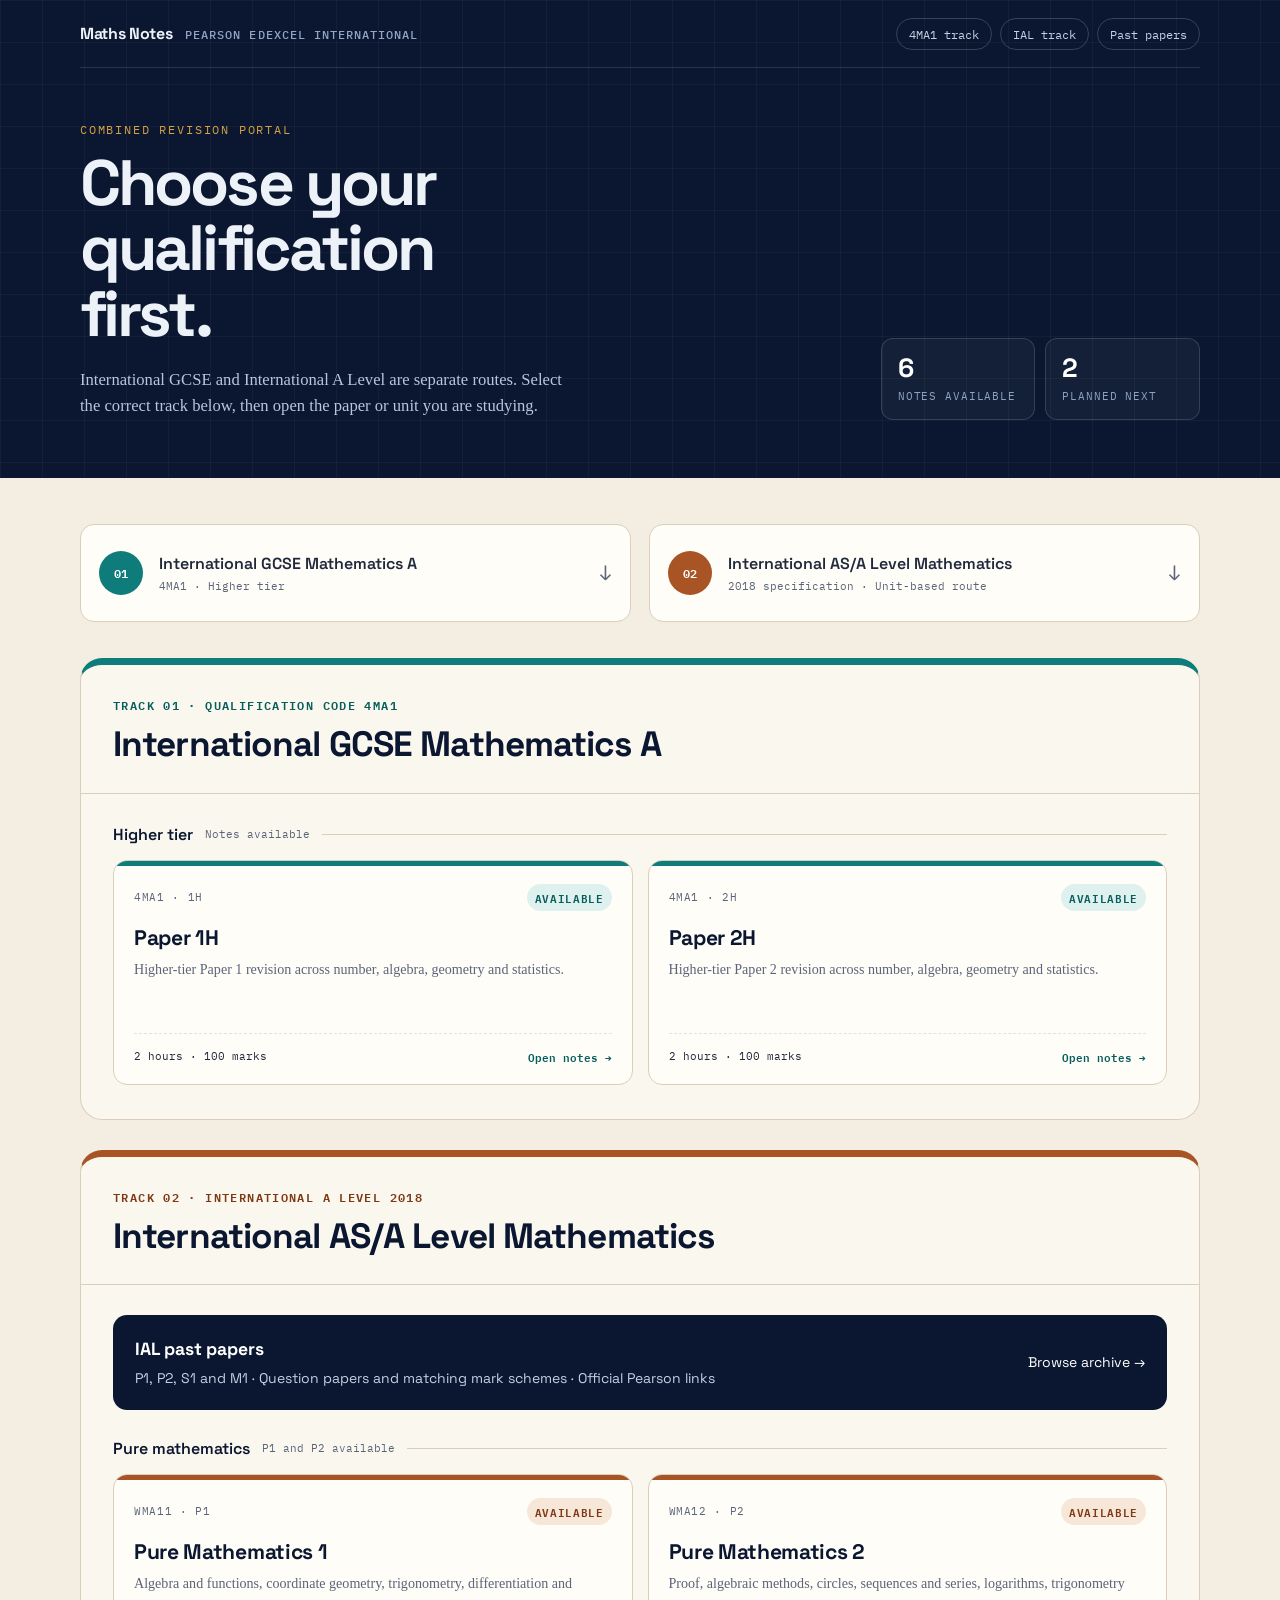
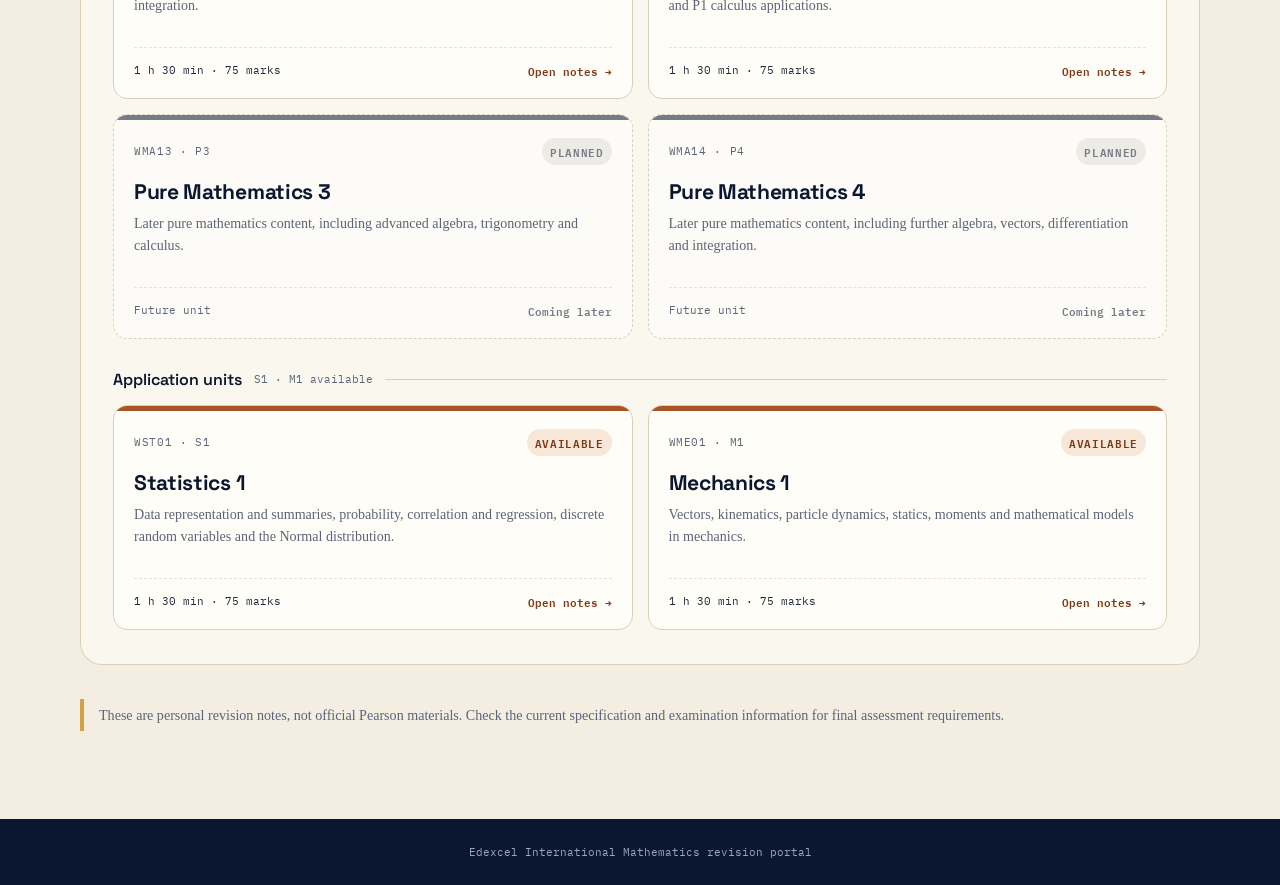
<file: index.html>
<!DOCTYPE html>
<html lang="en">
<head>
  <meta charset="UTF-8">
  <meta name="viewport" content="width=device-width, initial-scale=1.0">
  <meta name="description" content="A two-track revision portal for Pearson Edexcel International GCSE Mathematics A and International A Level Mathematics.">
  <title>Edexcel International Mathematics Notes Portal</title>
  <link rel="preconnect" href="https://fonts.googleapis.com">
  <link rel="preconnect" href="https://fonts.gstatic.com" crossorigin>
  <link href="https://fonts.googleapis.com/css2?family=Space+Grotesk:wght@500;600;700&family=IBM+Plex+Mono:wght@400;500;600&display=swap" rel="stylesheet">
  <style>
    :root {
      --navy:#0b1730;--paper:#f3eee1;--card:#fffdf8;--white:#fff;--ink:#20283b;--ink-soft:#5b6478;
      --line:#d9cfbb;--line-soft:#e9e2d4;--igcse:#0e7c7b;--igcse-dark:#075e5d;--igcse-soft:#dff1ef;
      --ial:#a85424;--ial-dark:#7e3814;--ial-soft:#f7e7d8;--planned:#777b86;--planned-soft:#edebe5;
      --gold:#d4a244;--radius-lg:22px;--radius:14px;--display:'Space Grotesk',sans-serif;
      --serif:Georgia,'Iowan Old Style',serif;--mono:'IBM Plex Mono',monospace;
    }
    *{box-sizing:border-box}html{scroll-behavior:smooth}body{margin:0;background:var(--paper);color:var(--ink);font:16px/1.6 var(--serif)}
    a{color:inherit}a:focus-visible{outline:3px solid var(--gold);outline-offset:4px}
    .masthead{background:var(--navy);color:#edf1f8;position:relative;overflow:hidden}
    .masthead::before{content:"";position:absolute;inset:0;background-image:linear-gradient(90deg,rgba(255,255,255,.035) 1px,transparent 1px),linear-gradient(rgba(255,255,255,.035) 1px,transparent 1px);background-size:42px 42px;pointer-events:none}
    .topbar,.hero-inner,main{width:min(1120px,calc(100% - 40px));margin-inline:auto}
    .topbar{min-height:68px;display:flex;align-items:center;justify-content:space-between;gap:24px;border-bottom:1px solid rgba(255,255,255,.12);position:relative;z-index:1}
    .brand{font:700 1rem var(--display);letter-spacing:-.02em}.brand small{color:#91a5c7;font:500 .72rem var(--mono);letter-spacing:.09em;margin-left:9px;text-transform:uppercase}
    .track-nav{display:flex;gap:8px;font:.77rem var(--mono)}.track-nav a{border:1px solid rgba(255,255,255,.18);border-radius:999px;color:#c5d0e4;padding:7px 12px;text-decoration:none;transition:.18s}
    .track-nav a:hover{background:rgba(255,255,255,.1);color:var(--white)}
    .hero-inner{padding:54px 0 58px;display:grid;grid-template-columns:minmax(0,1.4fr) minmax(260px,.6fr);gap:56px;align-items:end;position:relative;z-index:1}
    .eyebrow{color:var(--gold);font:.76rem var(--mono);letter-spacing:.15em;margin:0 0 14px;text-transform:uppercase}
    h1{font:700 clamp(2.1rem,5vw,4.2rem)/1.02 var(--display);letter-spacing:-.045em;margin:0;max-width:12ch}
    .hero-copy{color:#b8c5dc;font-size:1.04rem;margin:20px 0 0;max-width:58ch}
    .availability{display:grid;grid-template-columns:1fr 1fr;gap:10px}.availability-item{border:1px solid rgba(255,255,255,.14);border-radius:12px;padding:16px;background:rgba(255,255,255,.04)}
    .availability-item strong{display:block;color:var(--white);font:700 1.65rem/1 var(--display)}.availability-item span{display:block;color:#8fa2c2;font:.68rem var(--mono);letter-spacing:.08em;margin-top:8px;text-transform:uppercase}
    main{padding-block:46px 88px}.portal-intro{display:grid;grid-template-columns:1fr 1fr;gap:18px;margin-bottom:36px}
    .track-jump{align-items:center;background:var(--card);border:1px solid var(--line);border-radius:var(--radius);display:grid;grid-template-columns:auto 1fr auto;gap:16px;min-height:98px;padding:18px;text-decoration:none;transition:.18s}
    .track-jump:hover{box-shadow:0 14px 32px rgba(11,23,48,.11);transform:translateY(-2px)}.track-jump .number{align-items:center;border-radius:50%;color:var(--white);display:flex;font:600 .78rem var(--mono);height:44px;justify-content:center;width:44px}
    .track-jump.igcse .number{background:var(--igcse)}.track-jump.ial .number{background:var(--ial)}.track-jump strong{display:block;font:600 1rem/1.25 var(--display)}
    .track-jump small{color:var(--ink-soft);display:block;font:.7rem var(--mono);margin-top:5px}.track-jump .arrow{color:var(--ink-soft);font:1.3rem var(--display)}
    .qualification{background:rgba(255,253,248,.62);border:1px solid var(--line);border-radius:var(--radius-lg);overflow:hidden;scroll-margin-top:20px}.qualification+.qualification{margin-top:30px}
    .qualification-header{display:grid;grid-template-columns:1fr auto;gap:32px;padding:30px 32px 28px;border-bottom:1px solid var(--line)}
    .qualification.igcse{border-top:7px solid var(--igcse)}.qualification.ial{border-top:7px solid var(--ial)}
    .qualification-code{font:600 .72rem var(--mono);letter-spacing:.12em;margin:0 0 9px;text-transform:uppercase}.igcse .qualification-code{color:var(--igcse-dark)}.ial .qualification-code{color:var(--ial-dark)}
    .qualification h2{color:var(--navy);font:700 clamp(1.55rem,3vw,2.2rem)/1.15 var(--display);letter-spacing:-.025em;margin:0}.qualification-summary{color:var(--ink-soft);margin:11px 0 0;max-width:68ch}
    .structure-note{align-self:start;border-radius:10px;font:.72rem/1.5 var(--mono);max-width:240px;padding:11px 13px}.igcse .structure-note{background:var(--igcse-soft);color:var(--igcse-dark)}.ial .structure-note{background:var(--ial-soft);color:var(--ial-dark)}
    .qualification-body{padding:30px 32px 34px}.group+.group{margin-top:30px}.group-heading{align-items:center;display:flex;gap:12px;margin:0 0 15px}.group-heading h3{color:var(--navy);font:600 1rem var(--display);margin:0}.group-heading span{color:var(--ink-soft);font:.67rem var(--mono)}
    .group-heading::after{background:var(--line);content:"";flex:1;height:1px}.paper-grid{display:grid;gap:15px;grid-template-columns:repeat(2,minmax(0,1fr))}
    .paper-card{background:var(--card);border:1px solid var(--line);border-radius:var(--radius);color:inherit;display:flex;flex-direction:column;min-height:225px;overflow:hidden;position:relative;text-decoration:none;transition:.18s}
    a.paper-card:hover{box-shadow:0 12px 26px rgba(11,23,48,.1);transform:translateY(-2px)}.igcse a.paper-card:hover{border-color:var(--igcse)}.ial a.paper-card:hover{border-color:var(--ial)}
    .paper-card::before{content:"";height:5px;inset:0 0 auto;position:absolute}.igcse .paper-card::before{background:var(--igcse)}.ial .paper-card::before{background:var(--ial)}.paper-card.planned::before{background:var(--planned)}
    .paper-card.planned{background:rgba(255,255,255,.48);border-style:dashed;color:var(--ink-soft)}.paper-content{display:flex;flex:1;flex-direction:column;padding:23px 20px 18px}
    .paper-topline{align-items:center;display:flex;font:.68rem var(--mono);justify-content:space-between;letter-spacing:.06em;margin-bottom:14px}.paper-code{color:var(--ink-soft)}
    .status{border-radius:999px;font-weight:600;padding:4px 8px;text-transform:uppercase}.igcse .status.ready{background:var(--igcse-soft);color:var(--igcse-dark)}.ial .status.ready{background:var(--ial-soft);color:var(--ial-dark)}.status.planned{background:var(--planned-soft);color:var(--planned)}
    .paper-card h4{color:var(--navy);font:700 1.32rem/1.2 var(--display);letter-spacing:-.015em;margin:0}.paper-card p{color:var(--ink-soft);font-size:.88rem;line-height:1.55;margin:9px 0 18px}
    .paper-footer{align-items:center;border-top:1px dashed var(--line-soft);display:flex;font:.68rem var(--mono);gap:12px;justify-content:space-between;margin-top:auto;padding-top:13px}.paper-footer .open{font-weight:600}.igcse .paper-footer .open{color:var(--igcse-dark)}.ial .paper-footer .open{color:var(--ial-dark)}.planned .paper-footer .open{color:var(--planned)}
    .portal-note{border-left:4px solid var(--gold);color:var(--ink-soft);font-size:.88rem;margin:34px 0 0;padding:5px 0 5px 15px}footer{background:var(--navy);color:#97a7c2;font:.7rem var(--mono);padding:26px 20px;text-align:center}
    .archive-link{display:flex;align-items:center;justify-content:space-between;gap:20px;background:var(--navy);color:var(--white);padding:20px 22px;border-radius:14px;text-decoration:none;margin-bottom:28px;font-family:var(--display)}.archive-link strong{display:block;font-size:1.1rem}.archive-link small{display:block;color:#c5d0e4;font-size:.875rem;margin-top:4px}.archive-link:hover{background:#182b4c}.archive-link>span:last-child{font-size:.875rem;flex-shrink:0}.track-nav{flex-wrap:wrap}
    @media(max-width:860px){.hero-inner{grid-template-columns:1fr;gap:28px}.availability{max-width:380px}.qualification-header{grid-template-columns:1fr;gap:18px}.structure-note{max-width:none}}
    @media(max-width:480px){.archive-link{align-items:flex-start;flex-direction:column;gap:12px}}
    @media(max-width:640px){.topbar,.hero-inner,main{width:min(100% - 28px,1120px)}.topbar{align-items:flex-start;flex-direction:column;padding-block:16px}.brand small{display:block;margin:2px 0 0}.track-nav{width:100%}.track-nav a{flex:1;text-align:center}.hero-inner{padding-block:42px 46px}.portal-intro,.paper-grid{grid-template-columns:1fr}.qualification-header,.qualification-body{padding-inline:20px}.paper-card{min-height:0}}
    @media(prefers-reduced-motion:reduce){html{scroll-behavior:auto}*{transition:none!important}}
  </style>
</head>
<body>
  <header class="masthead">
    <div class="topbar">
      <div class="brand">Maths Notes <small>Pearson Edexcel International</small></div>
      <nav class="track-nav" aria-label="Qualification tracks"><a href="#igcse-track">4MA1 track</a><a href="#ial-track">IAL track</a><a href="past-papers.html">Past papers</a></nav>
    </div>
    <div class="hero-inner">
      <div>
        <p class="eyebrow">Combined revision portal</p>
        <h1>Choose your qualification first.</h1>
        <p class="hero-copy">International GCSE and International A Level are separate routes. Select the correct track below, then open the paper or unit you are studying.</p>
      </div>
      <div class="availability" aria-label="Portal availability">
        <div class="availability-item"><strong>6</strong><span>Notes available</span></div>
        <div class="availability-item"><strong>2</strong><span>Planned next</span></div>
      </div>
    </div>
  </header>

  <main>
    <nav class="portal-intro" aria-label="Choose a qualification">
      <a class="track-jump igcse" href="#igcse-track"><span class="number">01</span><span><strong>International GCSE Mathematics A</strong><small>4MA1 · Higher tier</small></span><span class="arrow" aria-hidden="true">↓</span></a>
      <a class="track-jump ial" href="#ial-track"><span class="number">02</span><span><strong>International AS/A Level Mathematics</strong><small>2018 specification · Unit-based route</small></span><span class="arrow" aria-hidden="true">↓</span></a>
    </nav>

    <section class="qualification igcse" id="igcse-track" aria-labelledby="igcse-heading">
      <header class="qualification-header">
        <div><p class="qualification-code">Track 01 · Qualification code 4MA1</p><h2 id="igcse-heading">International GCSE Mathematics A</h2></div>
      </header>
      <div class="qualification-body">
        <!-- Foundation placeholders retained for possible future use.
        <div class="group">
          <div class="group-heading"><h3>Foundation tier</h3><span>Grades 1–5 · Notes planned</span></div>
          <div class="paper-grid">
            <article class="paper-card planned" data-qualification="4MA1" data-tier="foundation" data-status="planned"><div class="paper-content"><div class="paper-topline"><span class="paper-code">4MA1 · 1F</span><span class="status planned">Planned</span></div><h4>Paper 1F</h4><p>Foundation-tier Paper 1 notes will appear here when they are ready.</p><div class="paper-footer"><span>2 hours · 100 marks</span><span class="open">Coming later</span></div></div></article>
            <article class="paper-card planned" data-qualification="4MA1" data-tier="foundation" data-status="planned"><div class="paper-content"><div class="paper-topline"><span class="paper-code">4MA1 · 2F</span><span class="status planned">Planned</span></div><h4>Paper 2F</h4><p>Foundation-tier Paper 2 notes will appear here when they are ready.</p><div class="paper-footer"><span>2 hours · 100 marks</span><span class="open">Coming later</span></div></div></article>
          </div>
        </div>
        -->
        <div class="group">
          <div class="group-heading"><h3>Higher tier</h3><span>Notes available</span></div>
          <div class="paper-grid">
            <a class="paper-card" href="Final revision 1H notes.html" data-qualification="4MA1" data-tier="higher" data-status="available"><div class="paper-content"><div class="paper-topline"><span class="paper-code">4MA1 · 1H</span><span class="status ready">Available</span></div><h4>Paper 1H</h4><p>Higher-tier Paper 1 revision across number, algebra, geometry and statistics.</p><div class="paper-footer"><span>2 hours · 100 marks</span><span class="open">Open notes →</span></div></div></a>
            <a class="paper-card" href="Final_revision_2H_notes -1.html" data-qualification="4MA1" data-tier="higher" data-status="available"><div class="paper-content"><div class="paper-topline"><span class="paper-code">4MA1 · 2H</span><span class="status ready">Available</span></div><h4>Paper 2H</h4><p>Higher-tier Paper 2 revision across number, algebra, geometry and statistics.</p><div class="paper-footer"><span>2 hours · 100 marks</span><span class="open">Open notes →</span></div></div></a>
          </div>
        </div>
      </div>
    </section>

    <section class="qualification ial" id="ial-track" aria-labelledby="ial-heading">
      <header class="qualification-header">
        <div><p class="qualification-code">Track 02 · International A Level 2018</p><h2 id="ial-heading">International AS/A Level Mathematics</h2></div>
      </header>
      <div class="qualification-body">
        <div class="group">
          <a class="archive-link" href="past-papers.html"><span><strong>IAL past papers</strong><small>P1, P2, S1 and M1 · Question papers and matching mark schemes · Official Pearson links</small></span><span>Browse archive →</span></a>
          <div class="group-heading"><h3>Pure mathematics</h3><span>P1 and P2 available</span></div>
          <div class="paper-grid">
            <a class="paper-card" href="pure-mathematics-1.html" data-qualification="IAL-2018" data-unit="WMA11" data-status="available"><div class="paper-content"><div class="paper-topline"><span class="paper-code">WMA11 · P1</span><span class="status ready">Available</span></div><h4>Pure Mathematics 1</h4><p>Algebra and functions, coordinate geometry, trigonometry, differentiation and integration.</p><div class="paper-footer"><span>1 h 30 min · 75 marks</span><span class="open">Open notes →</span></div></div></a>
            <a class="paper-card" href="pure-mathematics-2.html" data-qualification="IAL-2018" data-unit="WMA12" data-status="available"><div class="paper-content"><div class="paper-topline"><span class="paper-code">WMA12 · P2</span><span class="status ready">Available</span></div><h4>Pure Mathematics 2</h4><p>Proof, algebraic methods, circles, sequences and series, logarithms, trigonometry and P1 calculus applications.</p><div class="paper-footer"><span>1 h 30 min · 75 marks</span><span class="open">Open notes →</span></div></div></a>
            <article class="paper-card planned" data-qualification="IAL-2018" data-unit="WMA13" data-status="planned"><div class="paper-content"><div class="paper-topline"><span class="paper-code">WMA13 · P3</span><span class="status planned">Planned</span></div><h4>Pure Mathematics 3</h4><p>Later pure mathematics content, including advanced algebra, trigonometry and calculus.</p><div class="paper-footer"><span>Future unit</span><span class="open">Coming later</span></div></div></article>
            <article class="paper-card planned" data-qualification="IAL-2018" data-unit="WMA14" data-status="planned"><div class="paper-content"><div class="paper-topline"><span class="paper-code">WMA14 · P4</span><span class="status planned">Planned</span></div><h4>Pure Mathematics 4</h4><p>Later pure mathematics content, including further algebra, vectors, differentiation and integration.</p><div class="paper-footer"><span>Future unit</span><span class="open">Coming later</span></div></div></article>
          </div>
        </div>
        <div class="group">
          <div class="group-heading"><h3>Application units</h3><span>S1 · M1 available</span></div>
          <div class="paper-grid">
            <a class="paper-card" href="statistics-1.html" data-qualification="IAL-2018" data-unit="WST01" data-status="available"><div class="paper-content"><div class="paper-topline"><span class="paper-code">WST01 · S1</span><span class="status ready">Available</span></div><h4>Statistics 1</h4><p>Data representation and summaries, probability, correlation and regression, discrete random variables and the Normal distribution.</p><div class="paper-footer"><span>1 h 30 min · 75 marks</span><span class="open">Open notes →</span></div></div></a>
            <a class="paper-card" href="mechanics-1.html" data-qualification="IAL-2018" data-unit="WME01" data-status="available"><div class="paper-content"><div class="paper-topline"><span class="paper-code">WME01 · M1</span><span class="status ready">Available</span></div><h4>Mechanics 1</h4><p>Vectors, kinematics, particle dynamics, statics, moments and mathematical models in mechanics.</p><div class="paper-footer"><span>1 h 30 min · 75 marks</span><span class="open">Open notes →</span></div></div></a>
          </div>
        </div>
      </div>
    </section>
    <p class="portal-note">These are personal revision notes, not official Pearson materials. Check the current specification and examination information for final assessment requirements.</p>
  </main>
  <footer>Edexcel International Mathematics revision portal</footer>
</body>
</html>
</file>
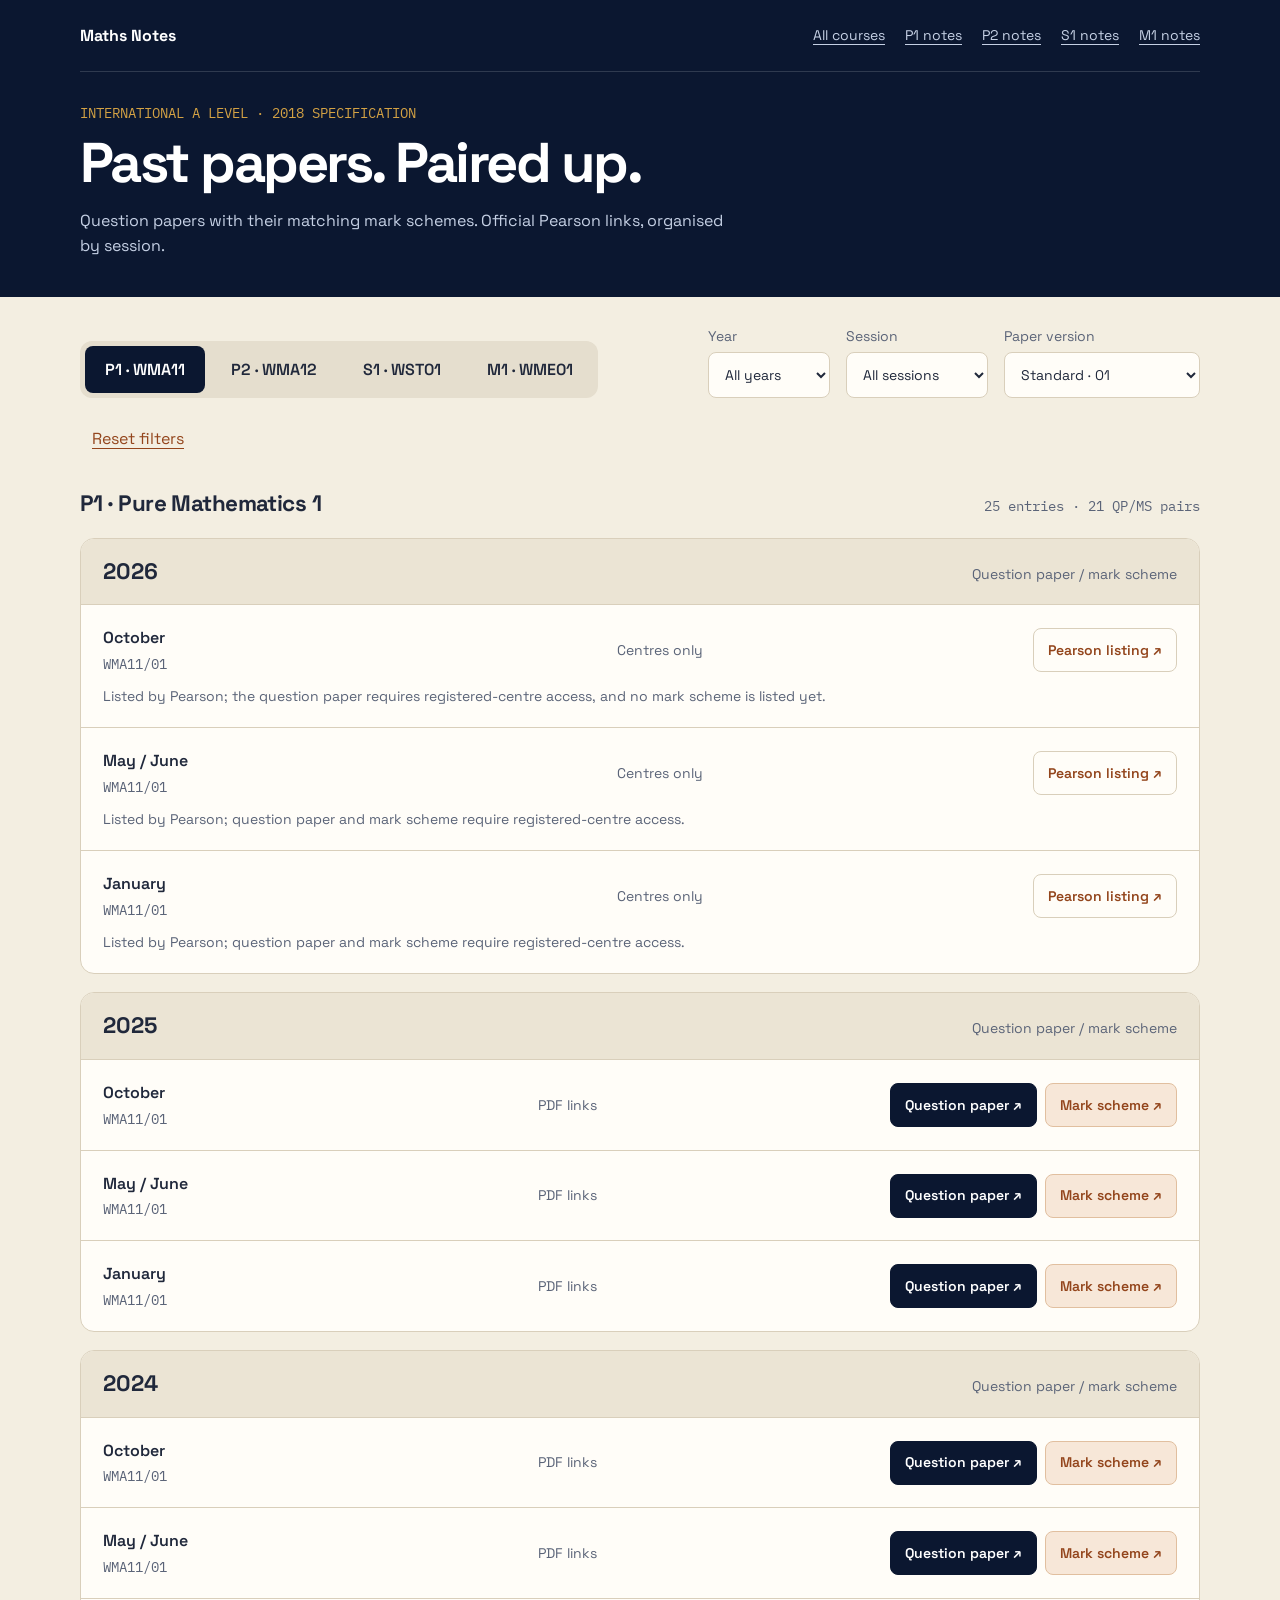
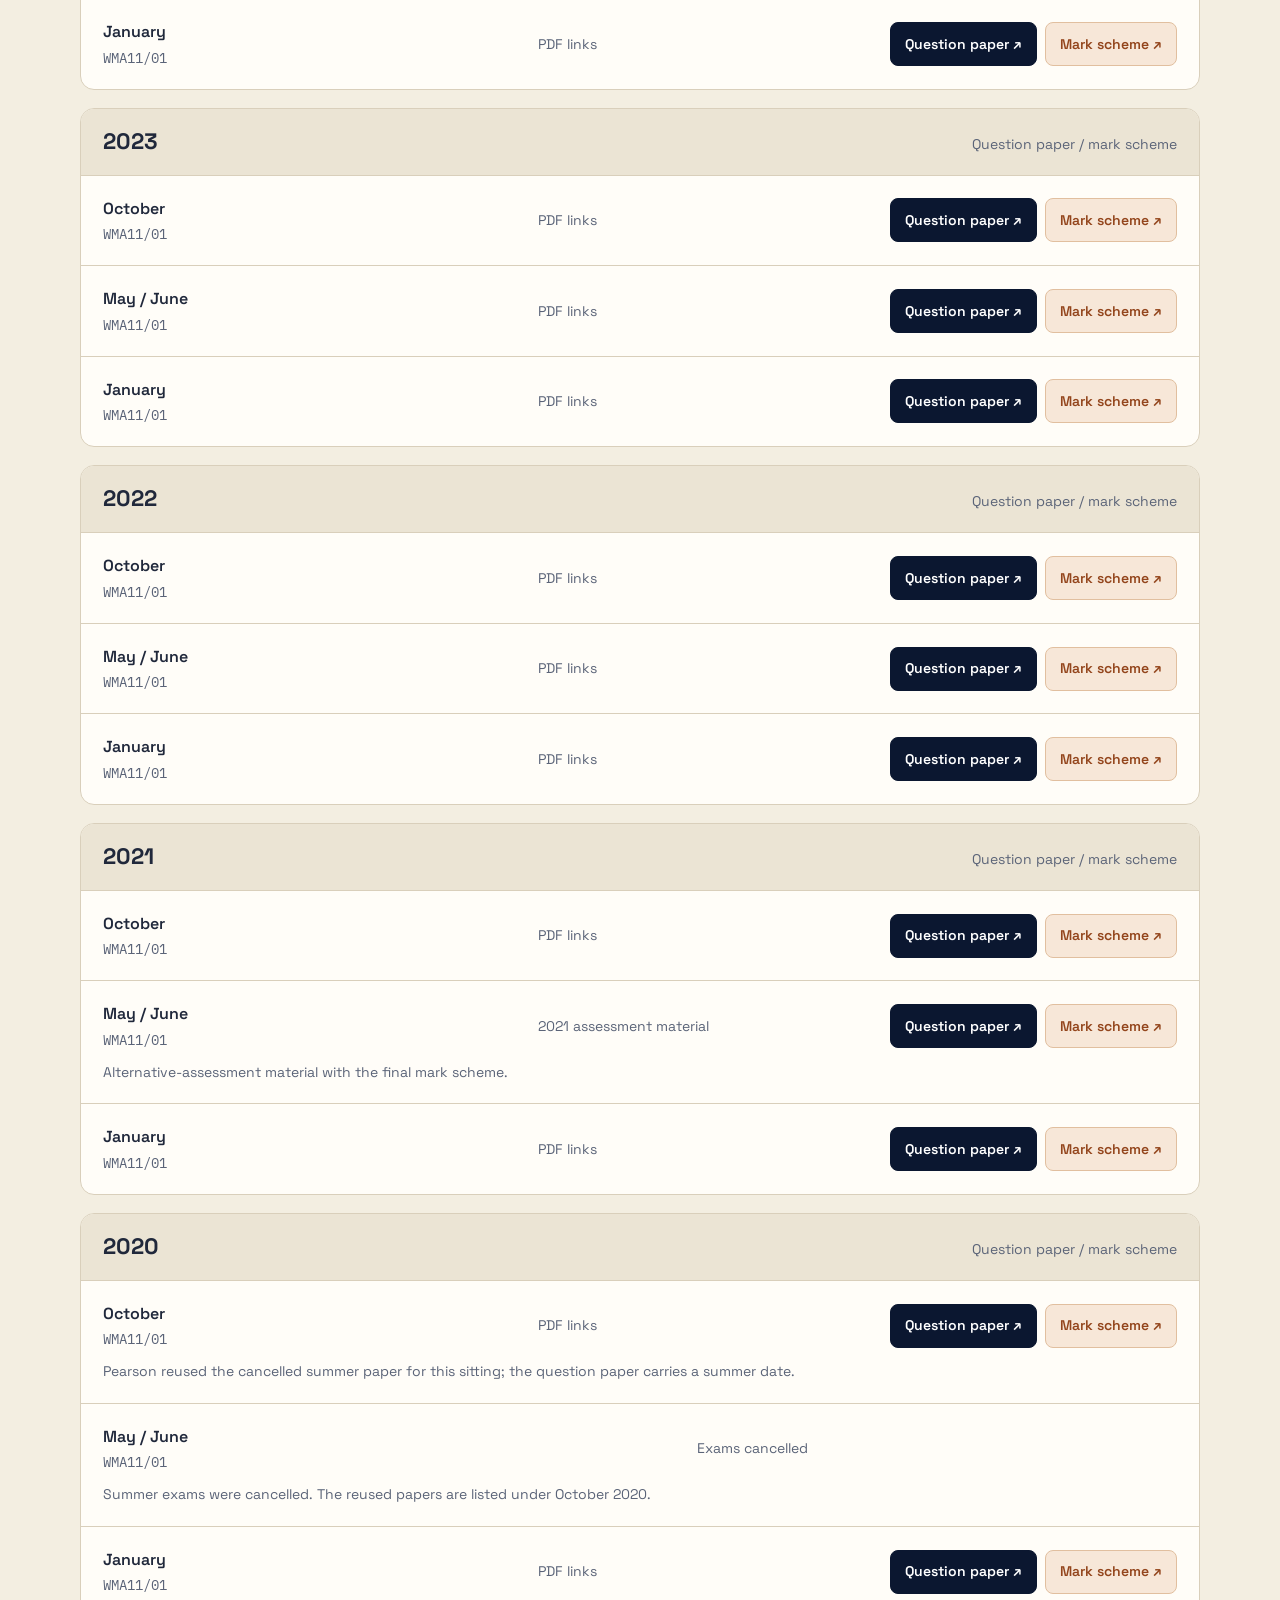
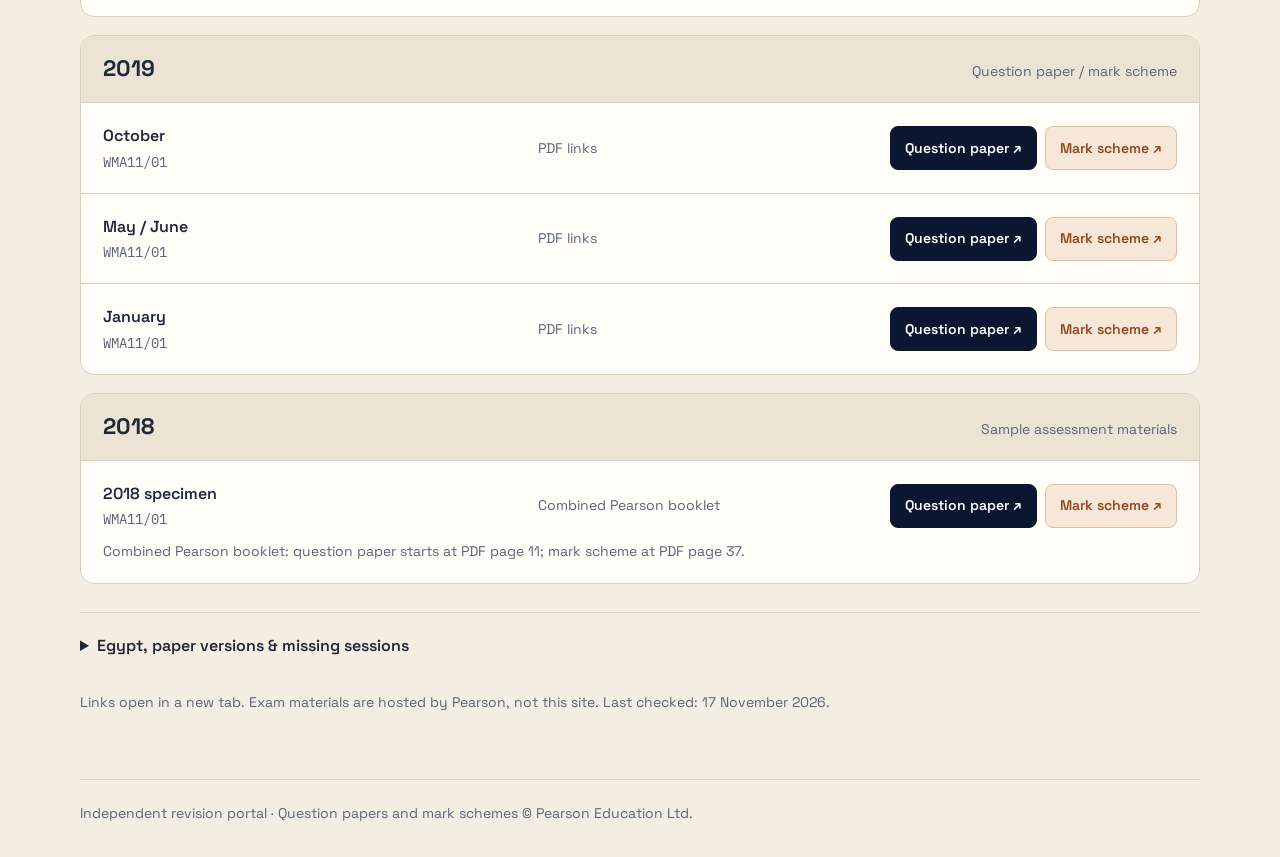
<file: past-papers.html>
<!DOCTYPE html>
<html lang="en">
<head>
  <meta charset="UTF-8">
  <meta name="viewport" content="width=device-width, initial-scale=1">
  <meta name="description" content="Pearson Edexcel International A Level Mathematics question papers and matching mark schemes, organised by unit, year and session.">
  <title>IAL Maths Past Papers · Maths Notes</title>
  <link rel="preconnect" href="https://fonts.googleapis.com">
  <link rel="preconnect" href="https://fonts.gstatic.com" crossorigin>
  <link href="https://fonts.googleapis.com/css2?family=Space+Grotesk:wght@500;600;700&family=IBM+Plex+Mono:wght@400;500;600&display=swap" rel="stylesheet">
  <style>
    :root{--navy:#0b1730;--paper:#f3eee1;--card:#fffdf8;--ink:#20283b;--muted:#5b6478;--line:#d9cfbb;--accent:#93451c;--soft:#f7e7d8;--gold:#d4a244;--display:'Space Grotesk',sans-serif;--mono:'IBM Plex Mono',monospace}
    *{box-sizing:border-box}body{margin:0;background:var(--paper);color:var(--ink);font:1rem/1.6 var(--display)}a{color:var(--accent);text-underline-offset:4px}button,select{font:inherit}a,button,select{touch-action:manipulation}:focus-visible{outline:3px solid var(--gold);outline-offset:4px}[hidden]{display:none!important}.skip{position:absolute;top:-80px;left:20px;z-index:10;padding:12px;background:white}.skip:focus{top:12px}
    .masthead{background:var(--navy);color:white}.topbar,.heading,main,footer{width:min(1120px,calc(100% - 40px));margin:auto}.topbar{display:flex;align-items:center;justify-content:space-between;gap:20px;min-height:72px;border-bottom:1px solid #ffffff26}.brand{font-weight:700;color:white;text-decoration:none}.topbar nav{display:flex;gap:20px;flex-wrap:wrap}.topbar nav a{color:#c5d0e4;font-size:.875rem}.heading{padding:32px 0 38px}.eyebrow{font:.875rem var(--mono);color:var(--gold);margin:0 0 10px}h1{font-size:clamp(2rem,5vw,3.5rem);letter-spacing:-.045em;line-height:1.1;margin:0}.heading p:last-child{color:#c5d0e4;margin:14px 0 0;max-width:65ch}
    main{padding:28px 0 52px}.toolbar{display:flex;align-items:end;gap:16px;flex-wrap:wrap;margin-bottom:22px}.units{display:flex;gap:6px;padding:5px;background:#e5dece;border-radius:12px;margin-right:auto}.units button{border:0;border-radius:8px;background:transparent;cursor:pointer;padding:11px 20px;color:var(--ink);font-weight:600}.units button[aria-pressed=true]{background:var(--navy);color:white}.field{display:grid;gap:5px;font-size:.875rem;color:var(--muted)}select{border:1px solid var(--line);border-radius:8px;padding:10px 32px 10px 12px;background:var(--card);color:var(--ink);min-height:46px}.reset{background:none;border:0;color:var(--accent);text-decoration:underline;text-underline-offset:4px;padding:12px;cursor:pointer}
    .results-heading{display:flex;align-items:baseline;justify-content:space-between;gap:16px;flex-wrap:wrap;margin-bottom:16px}.results-heading h2{font-size:1.4rem;margin:0;letter-spacing:-.025em}.meta{font:.875rem/1.5 var(--mono);color:var(--muted)}.year{background:var(--card);border:1px solid var(--line);border-radius:14px;margin:0 0 18px;overflow:hidden}.year-heading{display:flex;align-items:baseline;justify-content:space-between;gap:16px;padding:15px 22px;background:#ebe4d4;border-bottom:1px solid var(--line)}.year-heading h3{margin:0;font-size:1.4rem}.year-heading span{font-size:.875rem;color:var(--muted)}.paper-row{display:grid;grid-template-columns:minmax(180px,1fr) minmax(170px,.8fr) auto;align-items:center;gap:20px;padding:20px 22px}.paper-row+.paper-row{border-top:1px solid var(--line)}.session{font-weight:600}.code{display:block;font:.875rem/1.5 var(--mono);color:var(--muted);margin-top:3px}.status{font-size:.875rem;color:var(--muted)}.actions{display:flex;flex-wrap:wrap;gap:8px}.actions a{display:inline-flex;align-items:center;justify-content:center;min-height:44px;padding:9px 14px;border:1px solid var(--line);border-radius:8px;font-size:.875rem;font-weight:600;text-decoration:none}.actions a.qp{background:var(--navy);border-color:var(--navy);color:white}.actions a.ms{background:var(--soft);border-color:#e1bf9f;color:var(--accent)}.actions a:hover{box-shadow:0 3px 8px #0b17301a}.row-note{grid-column:1/-1;margin:-10px 0 0;color:var(--muted);font-size:.875rem;max-width:90ch}.empty{padding:32px;border:1px dashed var(--line);border-radius:12px}.guidance{margin-top:28px;border-top:1px solid var(--line);padding-top:20px}.guidance summary{cursor:pointer;font-weight:600;min-height:44px}.guidance p,.guidance li{max-width:90ch;color:var(--muted)}.guidance li+li{margin-top:10px}.footnote{font-size:.875rem;color:var(--muted)}footer{border-top:1px solid var(--line);padding:22px 0 32px;font-size:.875rem;color:var(--muted)}
    @media(max-width:700px){.topbar,.heading,main,footer{width:calc(100% - 28px)}.topbar{align-items:flex-start;flex-direction:column;gap:10px;padding:16px 0}.topbar nav{gap:16px}.heading{padding:25px 0 28px}.toolbar{gap:12px}.units{width:100%;margin:0}.units button{flex:1;padding-inline:10px}.field{flex:1;min-width:120px}select{width:100%}.reset{padding-inline:0}.paper-row{grid-template-columns:1fr auto;gap:12px;padding:18px 16px}.status{text-align:right}.actions{grid-column:1/-1}.actions a{flex:1}.row-note{margin:0}.year-heading{padding-inline:16px}.results-heading{gap:6px}}
    @media(max-width:400px){.units{display:grid;grid-template-columns:1fr 1fr}}
    @media print{.toolbar,.topbar nav,.skip{display:none}.masthead{background:white;color:black}.heading p:last-child,.eyebrow{color:black}.year{break-inside:avoid}.actions a{color:black!important;background:white!important}.guidance{display:none}}
  </style>
  <script src="past-papers-data.js" defer></script>
  <script src="past-papers.js" defer></script>
</head>
<body>
  <a class="skip" href="#archive">Skip to papers</a>
  <header class="masthead">
    <div class="topbar"><a class="brand" href="index.html">Maths Notes</a><nav aria-label="Main navigation"><a href="index.html#ial-track">All courses</a><a href="pure-mathematics-1.html">P1 notes</a><a href="pure-mathematics-2.html">P2 notes</a><a href="statistics-1.html">S1 notes</a><a href="mechanics-1.html">M1 notes</a></nav></div>
    <div class="heading"><p class="eyebrow">INTERNATIONAL A LEVEL · 2018 SPECIFICATION</p><h1>Past papers. Paired up.</h1><p>Question papers with their matching mark schemes. Official Pearson links, organised by session.</p></div>
  </header>
  <main id="archive">
    <div class="toolbar" id="filters" hidden>
      <div class="units" role="group" aria-label="Choose a unit"></div>
      <label class="field" for="year">Year<select id="year"><option value="all">All years</option></select></label>
      <label class="field" for="session">Session<select id="session"><option value="all">All sessions</option><option value="January">January</option><option value="June">May / June</option><option value="October">October</option><option value="Specimen">Specimen</option></select></label>
      <label class="field" for="variant">Paper version<select id="variant"><option value="standard">Standard · 01</option><option value="regional">Regional · 01R / 01A</option><option value="all">All versions</option></select></label>
      <button class="reset" type="button" id="reset">Reset filters</button>
    </div>
    <div class="results-heading"><h2 id="results-title">Question papers &amp; mark schemes</h2><span class="meta" id="result-count" role="status" aria-live="polite"></span></div>
    <div id="results"><p>Browse <a href="https://qualifications.pearson.com/en/qualifications/edexcel-international-advanced-levels/mathematics-2018.coursematerials.html">Pearson’s official course materials</a> if the archive does not load.</p></div>
    <noscript><p>Enable JavaScript to filter the archive, or use the Pearson link above.</p></noscript>
    <details class="guidance"><summary>Egypt, paper versions &amp; missing sessions</summary>
      <ul>
        <li><strong>The right course:</strong> British Council Egypt lists P1 as WMA11 and P2 as WMA12. S1 is WST01 and M1 is WME01. This archive defaults to standard /01 papers. Regional /01R and /01A papers are kept separate for extra practice; the public Egypt list does not identify regional suffix allocations. Your centre’s entry information is the final check. <a href="https://www.britishcouncil.org.eg/sites/default/files/pearson_edexcel-eg-ial-price-list-oct-nov-26.pdf" target="_blank" rel="noopener noreferrer">British Council Egypt unit list ↗</a></li>
        <li><strong>2018 specimen:</strong> Pearson supplies the question papers and mark schemes together in one sample-assessment booklet. The buttons jump to the relevant PDF pages; some PDF viewers may open at the beginning instead.</li>
        <li><strong>January 2019:</strong> P1 had started, but P2’s first assessment was June 2019. There is no January 2019 P2 paper. <a href="https://qualifications.pearson.com/content/dam/pdf/International%20Advanced%20Level/Mathematics/2018/Specification-and-Sample-Assessment/international-a-level-maths-spec.pdf#page=13" target="_blank" rel="noopener noreferrer">Pearson specification ↗</a></li>
        <li><strong>2020:</strong> The summer exams were cancelled. Pearson reused summer material in October, so a summer date on an October 2020 paper is expected. <a href="https://qualifications.pearson.com/en/support/support-topics/exams/past-papers.html" target="_blank" rel="noopener noreferrer">Pearson’s explanation ↗</a></li>
        <li><strong>Summer 2021:</strong> These are the assessment materials Pearson lists under June 2021, from the alternative-assessment period, not a normal summer exam sitting. The archive uses the final mark schemes, not the provisional versions. <a href="https://qualifications.pearson.com/content/dam/pdf/Support/private-candidates/DD02683-customer-facing-doc-international-private-candidates_1.pdf" target="_blank" rel="noopener noreferrer">Pearson’s 2021 guidance ↗</a></li>
        <li><strong>S1 (WST01):</strong> Pearson’s 2018-specification catalogue lists S1 question papers and mark schemes from October 2020 onwards. The June 2019 and January 2020 papers come from Pearson’s past-papers search, which files them in its older 2013 folder although they were sat in the 2018-specification series. The October 2019 question paper is available to registered centres only. S1 regional /01A papers are listed from October 2025. <a href="https://qualifications.pearson.com/en/support/support-topics/exams/past-papers.html?Qualification-Family=International-Advanced-Level&amp;Qualification-Subject=Mathematics&amp;Status=Pearson-UK%3AStatus%2FLive&amp;Specification-Code=Pearson-UK%3ASpecification-Code%2Fial-maths" target="_blank" rel="noopener noreferrer">Pearson’s past-papers search ↗</a></li>
        <li><strong>M1 (WME01):</strong> Pearson’s 2018-specification catalogue lists M1 question papers and mark schemes from January 2020 onwards. The June 2019 paper comes from Pearson’s past-papers search, which files it in its older 2013 folder although it was sat in the 2018-specification series. The October 2019 question paper is available to registered centres only. M1 regional /01A papers are listed from October 2025. <a href="https://qualifications.pearson.com/en/support/support-topics/exams/past-papers.html?Qualification-Family=International-Advanced-Level&amp;Qualification-Subject=Mathematics&amp;Status=Pearson-UK%3AStatus%2FLive&amp;Specification-Code=Pearson-UK%3ASpecification-Code%2Fial-maths" target="_blank" rel="noopener noreferrer">Pearson’s past-papers search ↗</a></li>
        <li><strong>Recent papers:</strong> Pearson restricts its most recent sessions to registered centres. Those entries are marked “Centres only” and link to Pearson’s catalogue; at the last check this covered January, June and October 2026 for P1, P2, S1 and M1. New sessions are added here once Pearson publishes them.</li>
      </ul>
    </details>
    <p class="footnote">Links open in a new tab. Exam materials are hosted by Pearson, not this site. <span id="checked-date"></span></p>
  </main>
  <footer>Independent revision portal · Question papers and mark schemes © Pearson Education Ltd.</footer>
</body>
</html>
</file>
